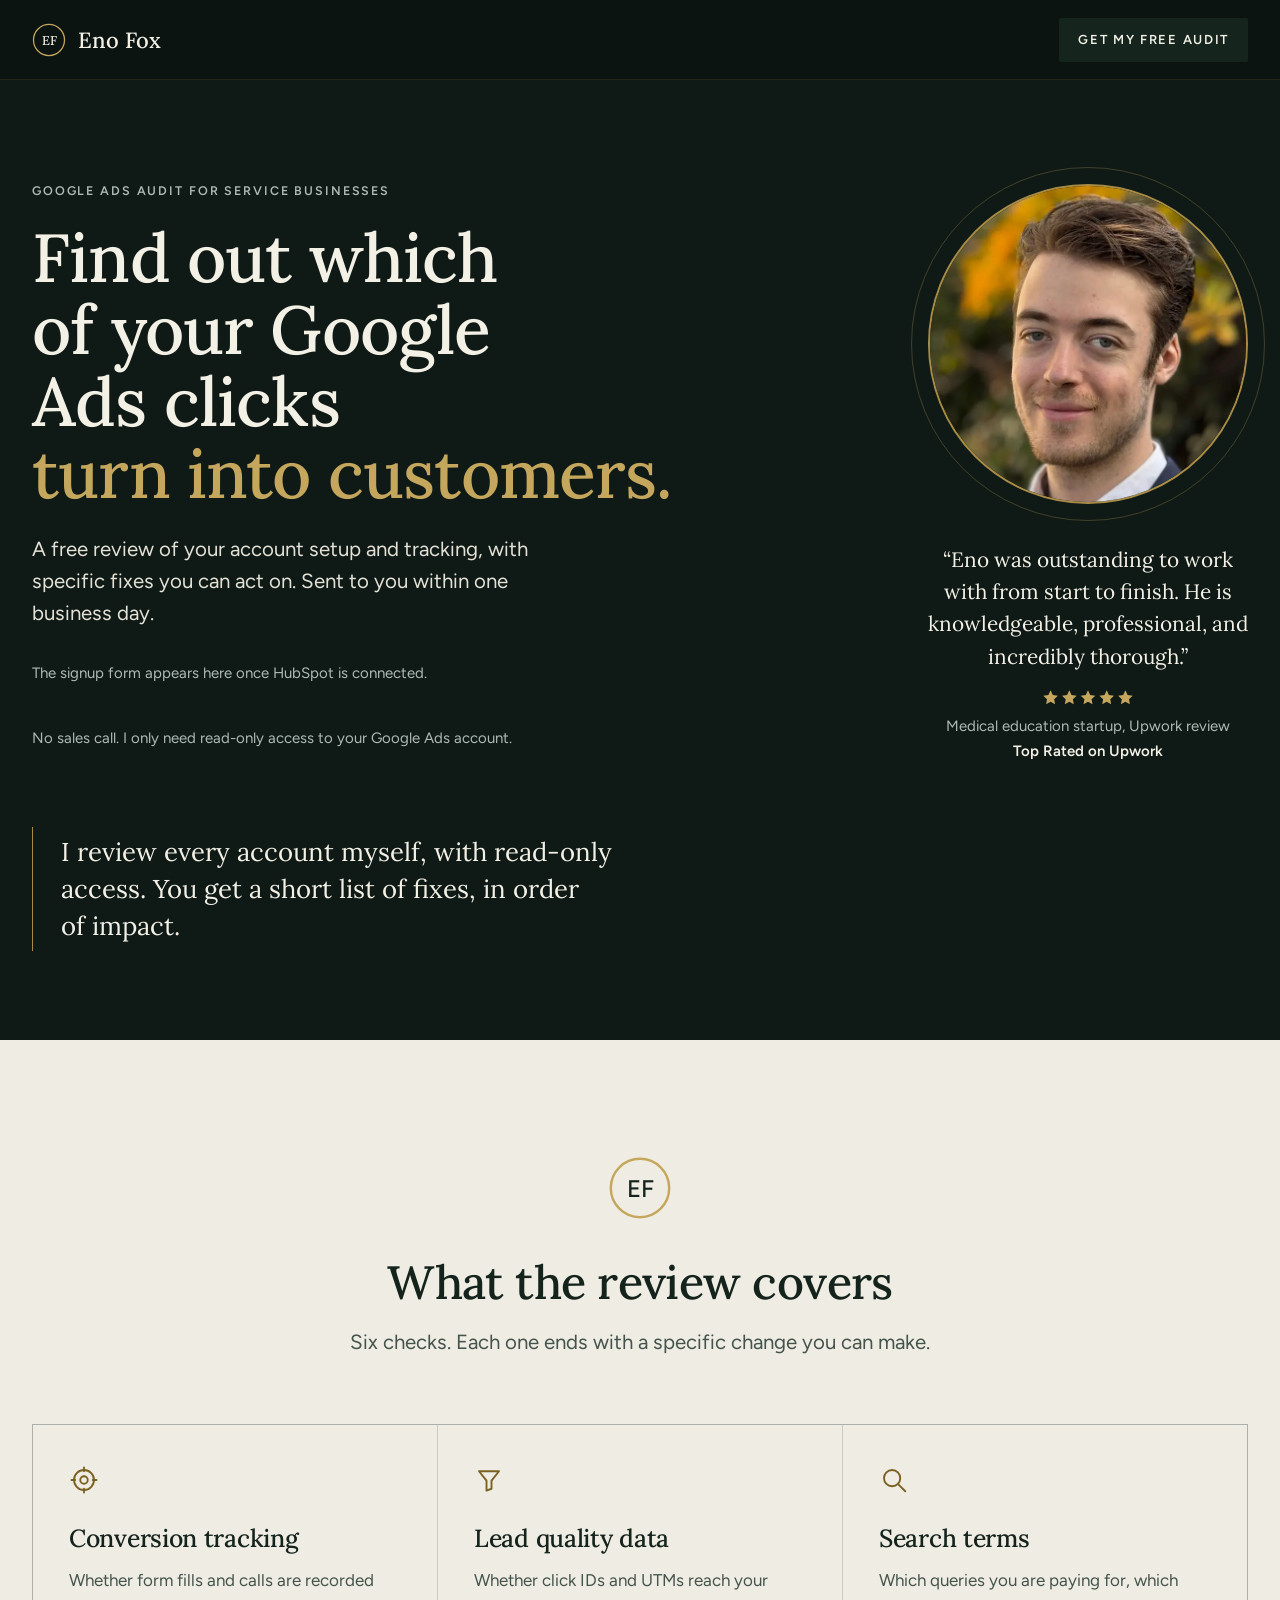
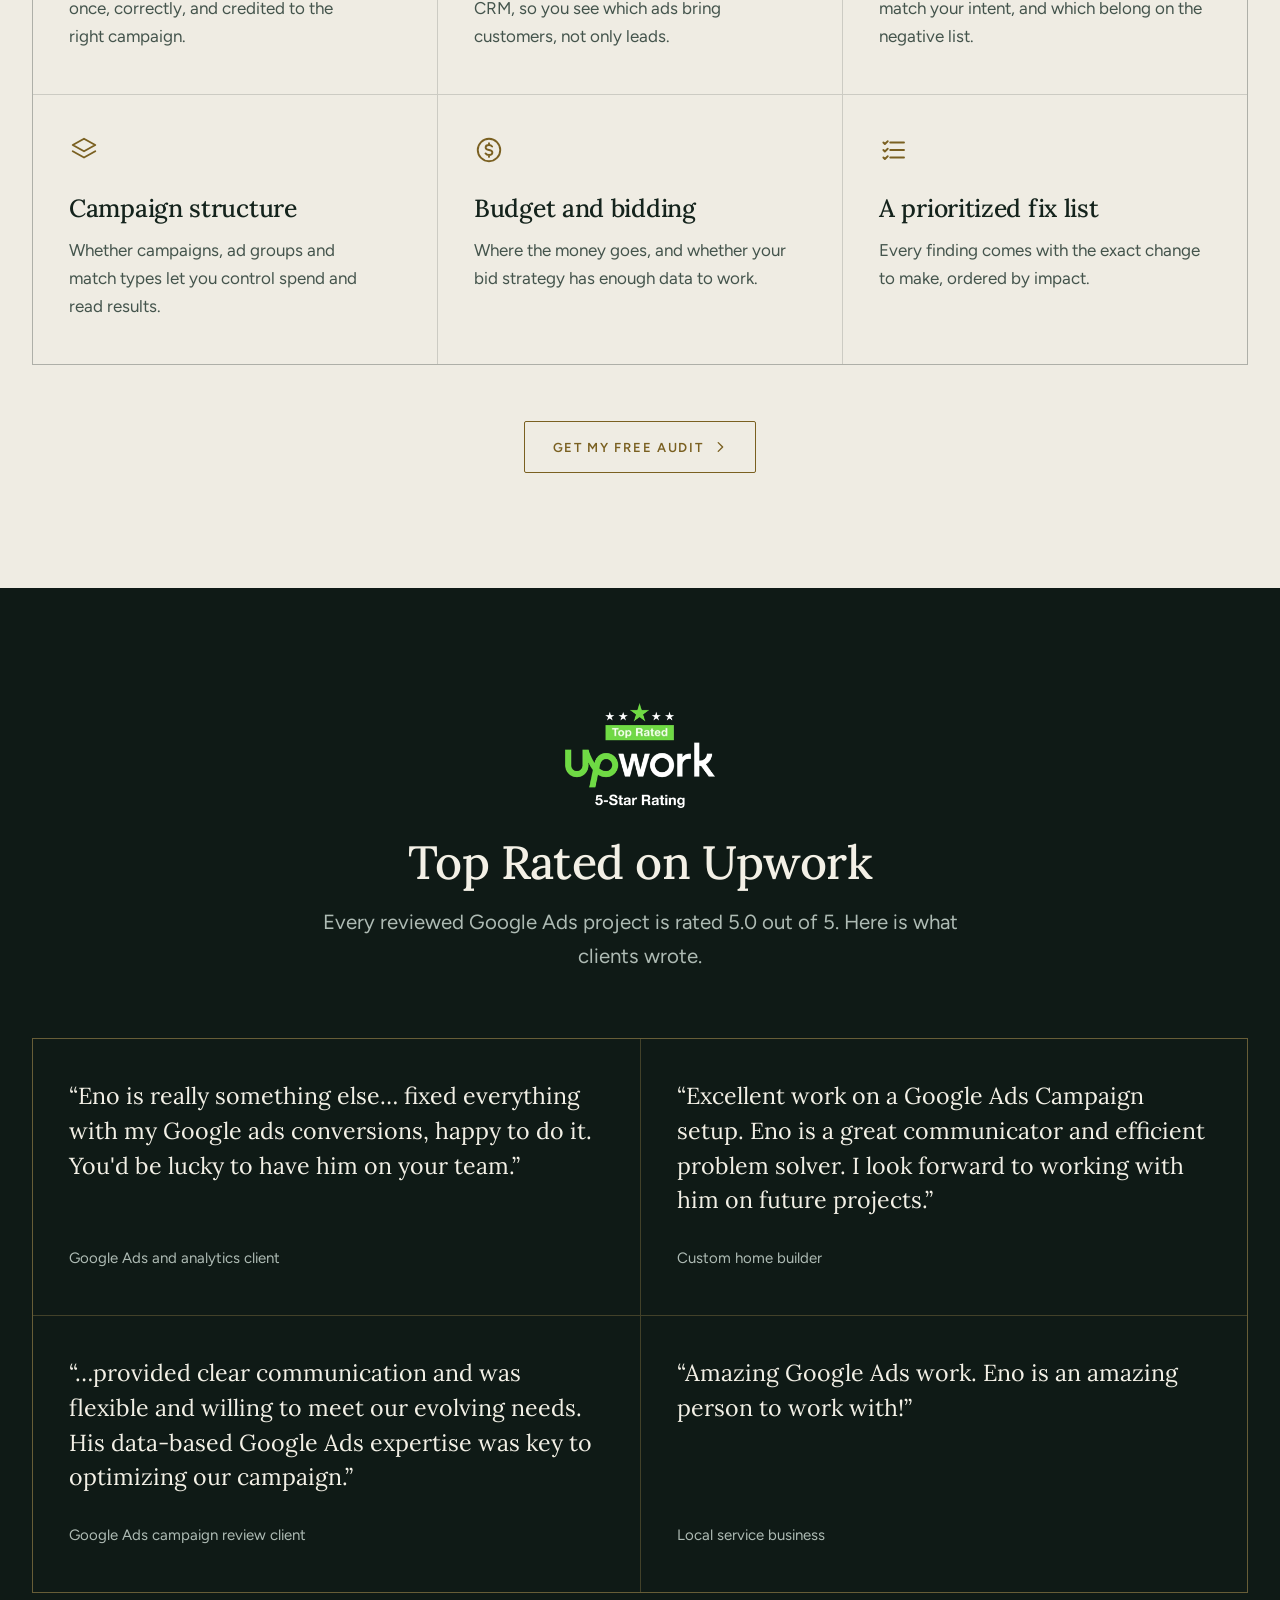
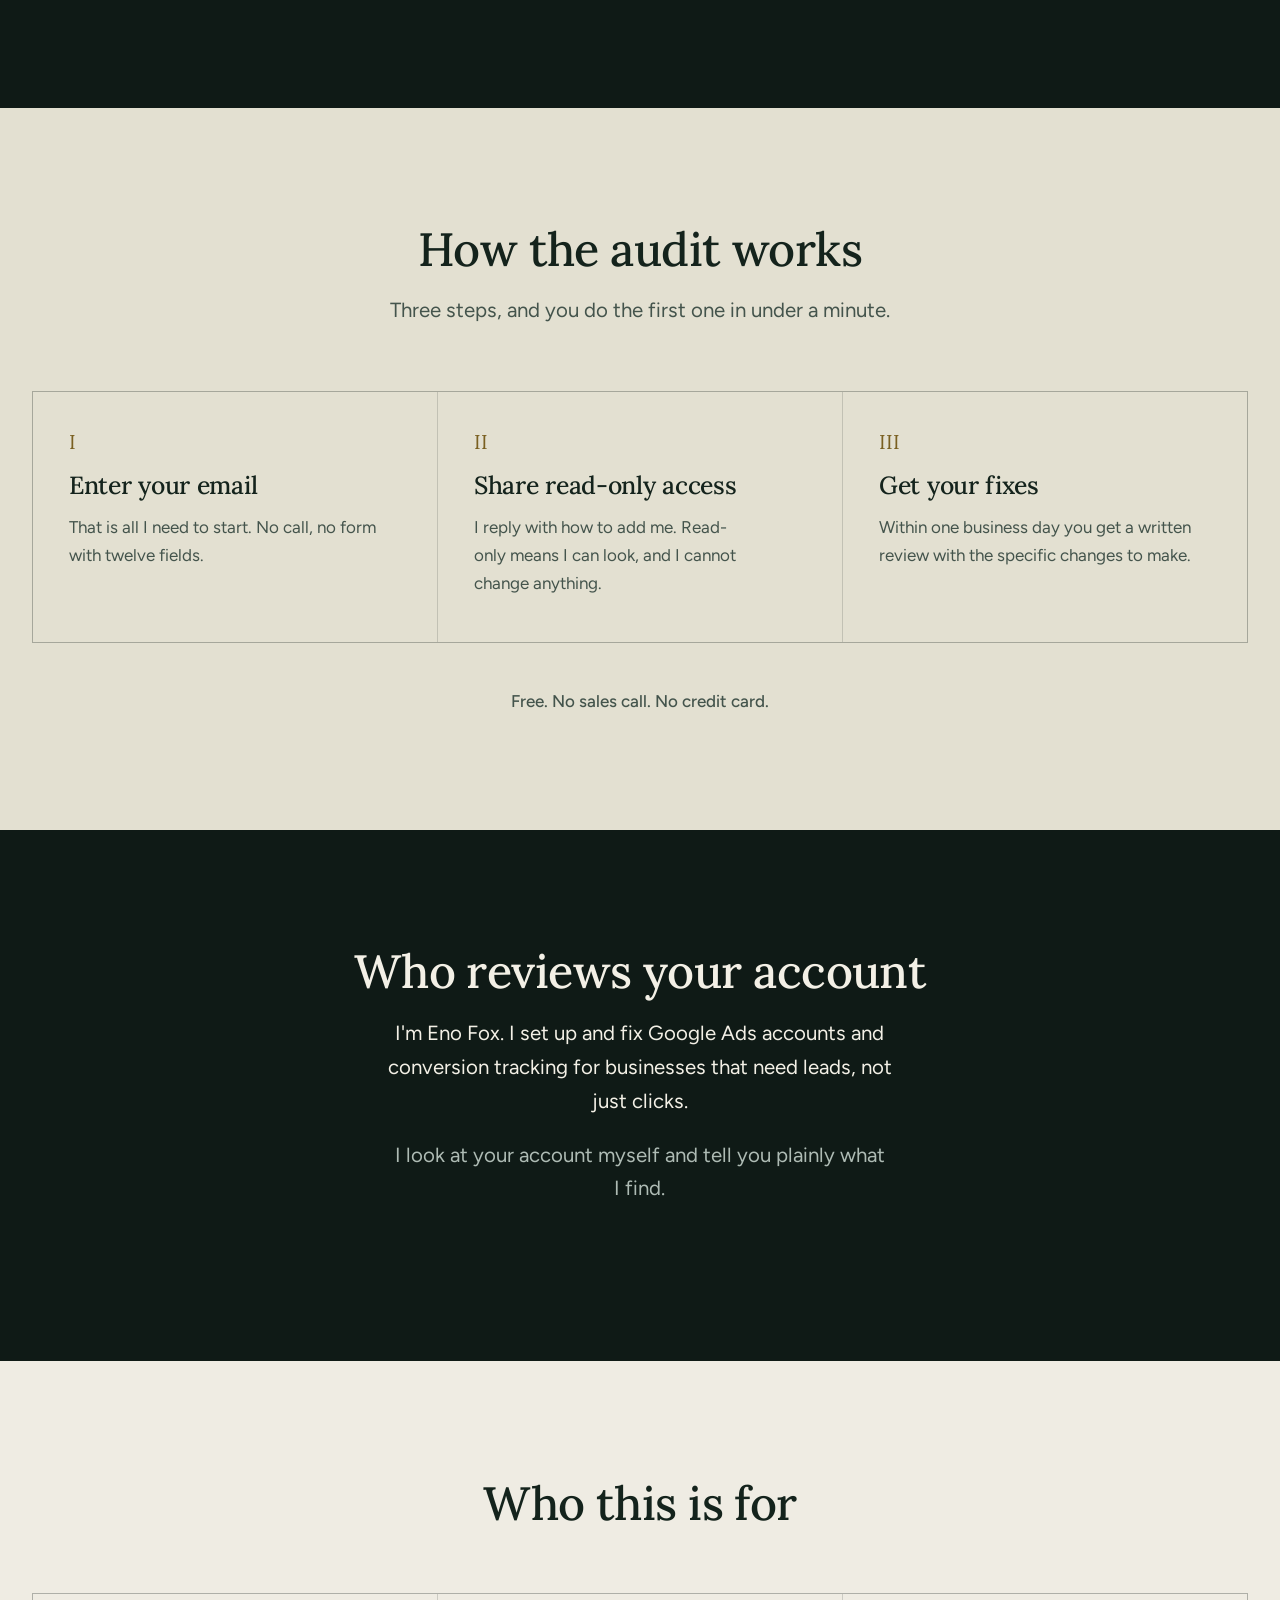
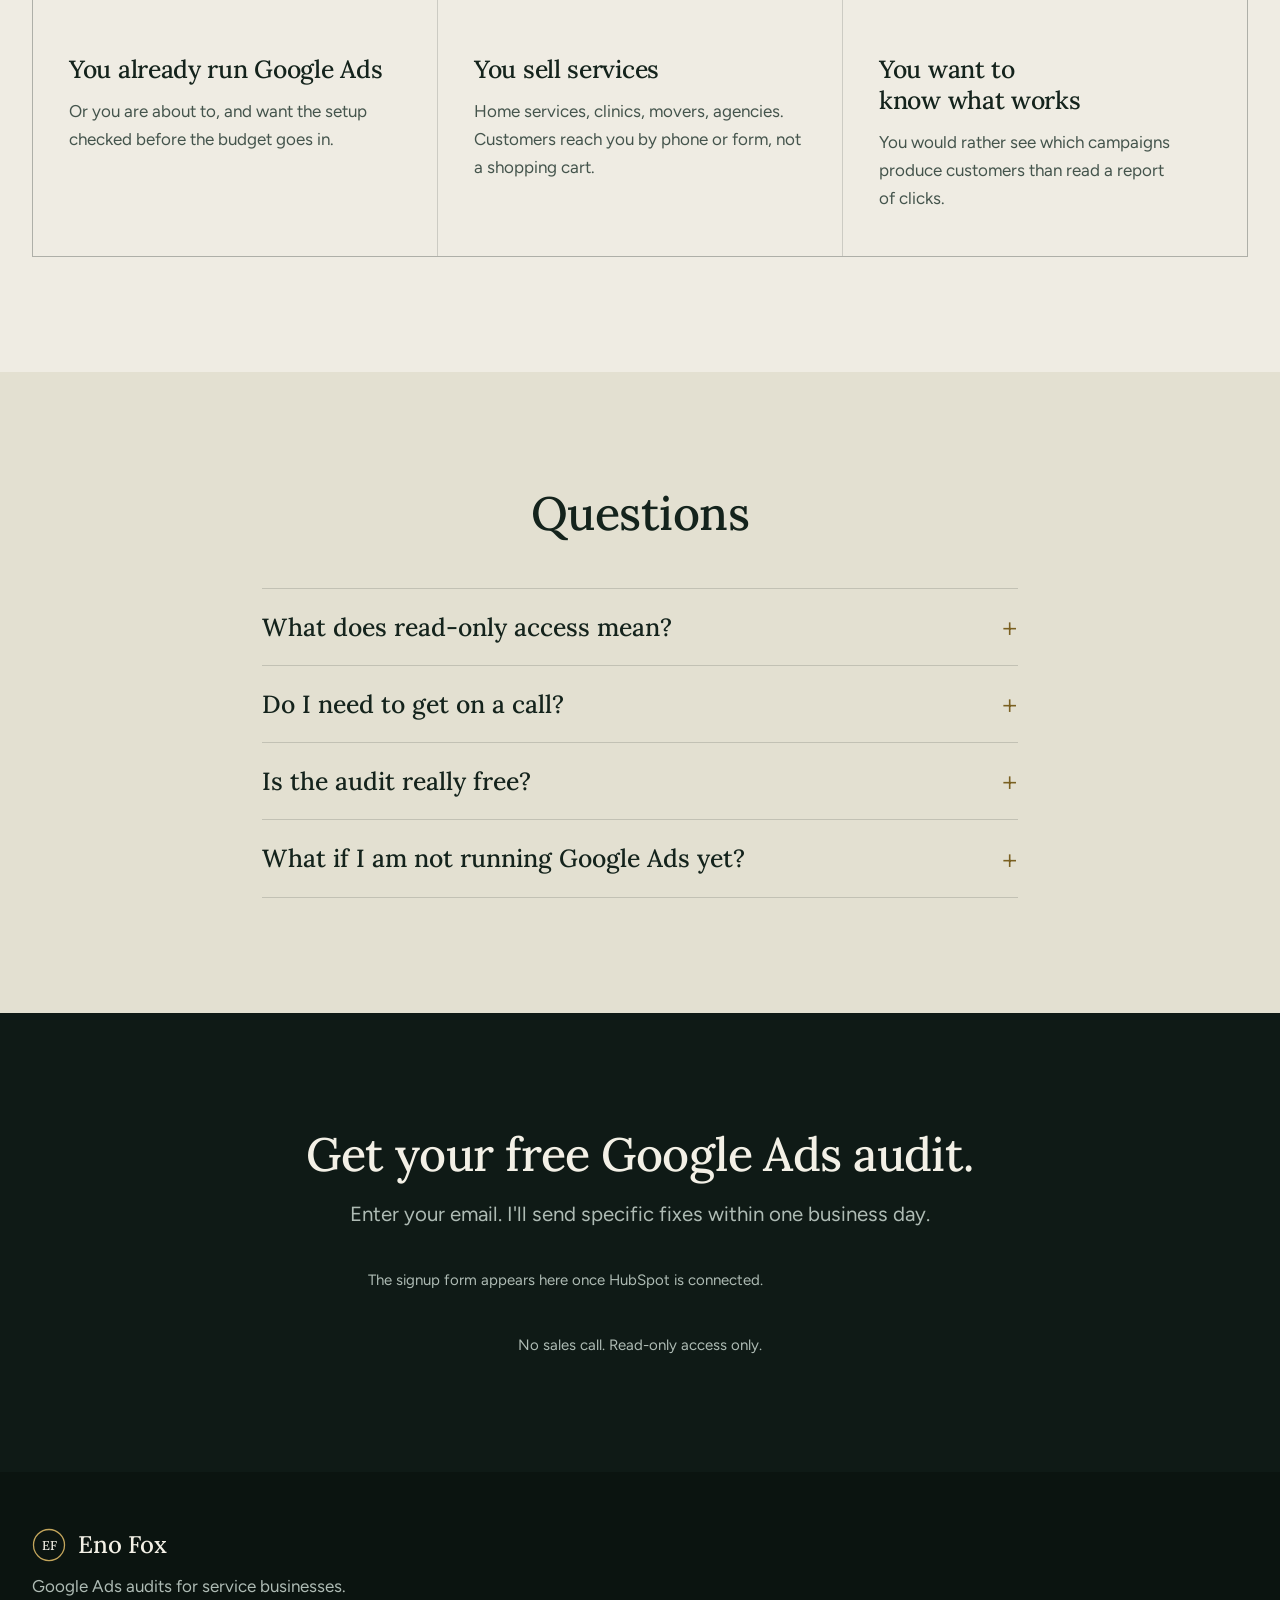
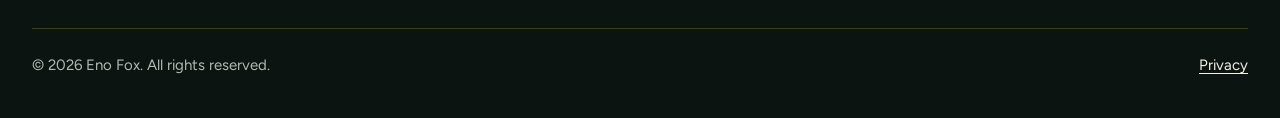
<file: index.html>
<!doctype html>
<html lang="en">
<head>
<meta charset="utf-8">
<meta name="viewport" content="width=device-width, initial-scale=1">
<title>Free Google Ads Audit for Service Businesses | Eno Fox</title>
<meta name="description" content="Find out which of your Google Ads clicks turn into customers. Get a free review of your account setup and tracking, with specific fixes, within one business day.">
<link rel="canonical" href="https://enofox.co/">
<meta name="robots" content="index, follow, max-image-preview:large">
<meta name="theme-color" content="#0b1410">

<meta property="og:type" content="website">
<meta property="og:site_name" content="Eno Fox">
<meta property="og:title" content="Free Google Ads Audit for Service Businesses | Eno Fox">
<meta property="og:description" content="Find out which of your Google Ads clicks turn into customers. A free review of your account setup and tracking, with specific fixes within one business day.">
<meta property="og:url" content="https://enofox.co/">
<meta property="og:image" content="https://enofox.co/assets/img/og-image.jpg">
<meta property="og:image:width" content="1200">
<meta property="og:image:height" content="630">
<meta property="og:image:alt" content="Find out which of your Google Ads clicks turn into customers. Free Google Ads audit by Eno Fox.">
<meta name="twitter:card" content="summary_large_image">
<meta name="twitter:title" content="Free Google Ads Audit for Service Businesses | Eno Fox">
<meta name="twitter:description" content="A free review of your Google Ads account setup and tracking, with specific fixes within one business day.">
<meta name="twitter:image" content="https://enofox.co/assets/img/og-image.jpg">

<link rel="icon" href="assets/img/favicon.svg" type="image/svg+xml">

<link rel="preload" href="assets/fonts/lora-latin-wght-normal.woff2" as="font" type="font/woff2" crossorigin>
<link rel="preload" href="assets/fonts/figtree-latin-wght-normal.woff2" as="font" type="font/woff2" crossorigin>
<link rel="preconnect" href="https://www.googletagmanager.com">
<link rel="stylesheet" href="assets/css/styles.css">

<!-- TODO: replace GTM-XXXXXXX with your container ID (here and in the noscript tag below) -->
<script>(function(w,d,s,l,i){w[l]=w[l]||[];w[l].push({'gtm.start':
new Date().getTime(),event:'gtm.js'});var f=d.getElementsByTagName(s)[0],
j=d.createElement(s),dl=l!='dataLayer'?'&l='+l:'';j.async=true;j.src=
'https://www.googletagmanager.com/gtm.js?id='+i+dl;f.parentNode.insertBefore(j,f);
})(window,document,'script','dataLayer','GTM-XXXXXXX');</script>

<script type="application/ld+json">
{
  "@context": "https://schema.org",
  "@graph": [
    {
      "@type": "WebSite",
      "@id": "https://enofox.co/#website",
      "url": "https://enofox.co/",
      "name": "Eno Fox",
      "inLanguage": "en"
    },
    {
      "@type": "WebPage",
      "@id": "https://enofox.co/#webpage",
      "url": "https://enofox.co/",
      "name": "Free Google Ads Audit for Service Businesses",
      "isPartOf": { "@id": "https://enofox.co/#website" },
      "about": { "@id": "https://enofox.co/#service" },
      "primaryImageOfPage": { "@type": "ImageObject", "url": "https://enofox.co/assets/img/portrait-1100.webp" }
    },
    {
      "@type": "Person",
      "@id": "https://enofox.co/#person",
      "name": "Eno Fox",
      "url": "https://enofox.co/",
      "image": "https://enofox.co/assets/img/portrait-1100.webp",
      "jobTitle": "Google Ads specialist"
    },
    {
      "@type": "ProfessionalService",
      "@id": "https://enofox.co/#business",
      "name": "Eno Fox",
      "url": "https://enofox.co/",
      "description": "Google Ads audits and conversion tracking for service businesses that want more customers.",
      "founder": { "@id": "https://enofox.co/#person" }
    },
    {
      "@type": "Service",
      "@id": "https://enofox.co/#service",
      "name": "Free Google Ads audit",
      "serviceType": "Google Ads account audit",
      "description": "A review of your Google Ads account setup and conversion tracking with specific fixes, delivered within one business day using read-only access.",
      "provider": { "@id": "https://enofox.co/#business" },
      "audience": { "@type": "BusinessAudience", "audienceType": "Service businesses" },
      "offers": { "@type": "Offer", "price": "0", "priceCurrency": "USD", "url": "https://enofox.co/#audit" }
    }
  ]
}
</script>
</head>
<body>
<!-- Google Tag Manager (noscript) -->
<noscript><iframe src="https://www.googletagmanager.com/ns.html?id=GTM-XXXXXXX"
height="0" width="0" style="display:none;visibility:hidden"></iframe></noscript>
<!-- End Google Tag Manager (noscript) -->

<svg width="0" height="0" style="position:absolute" aria-hidden="true" focusable="false">
  <symbol id="mark" viewBox="0 0 40 40">
    <circle cx="20" cy="20" r="18.25" fill="none" stroke="#c4a65c" stroke-width="1.5"/>
    <text x="20" y="25.4" text-anchor="middle" font-size="15" font-weight="500" fill="currentColor">EF</text>
  </symbol>
  <symbol id="star" viewBox="0 0 20 20"><path d="M10 1.5l2.6 5.5 6 .8-4.4 4.2 1.1 6-5.3-2.9-5.3 2.9 1.1-6L1.4 7.8l6-.8z" fill="currentColor"/></symbol>
  <symbol id="arrow" viewBox="0 0 16 16"><path d="M6 3l5 5-5 5" fill="none" stroke="currentColor" stroke-width="1.6" stroke-linecap="round" stroke-linejoin="round"/></symbol>
</svg>

<a class="skip" href="#main">Skip to content</a>
<div id="top-sentinel" aria-hidden="true" style="position:absolute;top:0;height:1px;width:1px"></div>

<header class="site-header" id="site-header">
  <div class="container">
    <a class="brand" href="#top" aria-label="Eno Fox, back to top">
      <svg class="brand-mark" aria-hidden="true"><use href="#mark"/></svg>
      <span>Eno Fox</span>
    </a>
    <a class="btn btn--ghost" href="#audit">Get my free audit</a>
  </div>
</header>

<main id="main">

  <!-- 1. Hero -->
  <section class="hero" id="top" aria-labelledby="hero-title">
    <div class="container hero__inner">
      <div class="hero__copy">
        <div class="hero__intro">
          <div class="hero__media">
            <img class="hero__img" src="assets/img/portrait-1100.webp" srcset="assets/img/portrait-640.webp 640w, assets/img/portrait-1100.webp 1100w" sizes="(min-width: 1100px) 460px, 112px" width="1100" height="1467" alt="Eno Fox, Google Ads specialist" fetchpriority="high" decoding="async">
          </div>
          <p class="eyebrow">Google Ads audit for service businesses</p>
        </div>
        <h1 id="hero-title">Find out which of your Google Ads clicks <span class="gold">turn into customers.</span></h1>
        <p class="hero__sub">A free review of your account setup and tracking, with specific fixes you can act on. Sent to you within one business day.</p>
        <div class="hero__form" id="audit" role="group" aria-label="Request your free Google Ads audit">
          <div class="hsform" id="hs-form" data-hs-form></div>
          <p class="fine">No sales call. I only need read-only access to your Google Ads account.</p>
        </div>
      </div>
      <blockquote class="principle">
        <p>I review every account myself, with read-only access. You get a short list of fixes, in order of impact.</p>
      </blockquote>
      <figure class="hero__proof">
        <blockquote><p>&ldquo;Eno was outstanding to work with from start to finish. He is knowledgeable, professional, and incredibly thorough.&rdquo;</p></blockquote>
        <figcaption><svg class="stars" viewBox="0 0 108 20" role="img" aria-label="Rated 5 out of 5"><use href="#star" x="0" width="20" height="20"/><use href="#star" x="22" width="20" height="20"/><use href="#star" x="44" width="20" height="20"/><use href="#star" x="66" width="20" height="20"/><use href="#star" x="88" width="20" height="20"/></svg><span>Medical education startup, Upwork review<strong>Top Rated on Upwork</strong></span></figcaption>
      </figure>
    </div>
  </section>

  <!-- 2. What the review covers -->
  <section class="section section--cream on-light" aria-labelledby="covers-title">
    <div class="container">
      <div class="section-head">
        <svg class="mark" aria-hidden="true" style="color:var(--text-dark)"><use href="#mark"/></svg>
        <h2 id="covers-title">What the review covers</h2>
        <p>Six checks. Each one ends with a specific change you can make.</p>
      </div>
      <ul class="cells cells--3">
        <li class="cell">
          <svg viewBox="0 0 24 24" aria-hidden="true"><circle cx="12" cy="12" r="8"/><circle cx="12" cy="12" r="3"/><path d="M12 2v3M12 19v3M2 12h3M19 12h3"/></svg>
          <h3>Conversion tracking</h3>
          <p>Whether form fills and calls are recorded once, correctly, and credited to the right campaign.</p>
        </li>
        <li class="cell">
          <svg viewBox="0 0 24 24" aria-hidden="true"><path d="M4 5h16l-6 7.5V19l-4 1.5v-8z"/></svg>
          <h3>Lead quality data</h3>
          <p>Whether click IDs and UTMs reach your CRM, so you see which ads bring customers, not only leads.</p>
        </li>
        <li class="cell">
          <svg viewBox="0 0 24 24" aria-hidden="true"><circle cx="10.5" cy="10.5" r="6.5"/><path d="M15.5 15.5L21 21"/></svg>
          <h3>Search terms</h3>
          <p>Which queries you are paying for, which match your intent, and which belong on the negative list.</p>
        </li>
        <li class="cell">
          <svg viewBox="0 0 24 24" aria-hidden="true"><path d="M12 3l9 5-9 5-9-5z"/><path d="M3 13l9 5 9-5"/></svg>
          <h3>Campaign structure</h3>
          <p>Whether campaigns, ad groups and match types let you control spend and read results.</p>
        </li>
        <li class="cell">
          <svg viewBox="0 0 24 24" aria-hidden="true"><circle cx="12" cy="12" r="9"/><path d="M14.5 9.2c-.6-.8-1.5-1.2-2.6-1.2-1.5 0-2.6.8-2.6 2s1 1.7 2.7 2c1.7.3 2.7.8 2.7 2s-1.1 2-2.7 2c-1.2 0-2.2-.5-2.8-1.3M12 6.5V8M12 16v1.5"/></svg>
          <h3>Budget and bidding</h3>
          <p>Where the money goes, and whether your bid strategy has enough data to work.</p>
        </li>
        <li class="cell">
          <svg viewBox="0 0 24 24" aria-hidden="true"><path d="M9 6h11M9 12h11M9 18h11"/><path d="M3.5 6l1.2 1.2L7 5M3.5 12l1.2 1.2L7 11M3.5 18l1.2 1.2L7 17"/></svg>
          <h3>A prioritized fix list</h3>
          <p>Every finding comes with the exact change to make, ordered by impact.</p>
        </li>
      </ul>
      <div class="cta-row"><a class="btn btn--outline" href="#audit">Get my free audit <svg aria-hidden="true"><use href="#arrow"/></svg></a></div>
    </div>
  </section>

  <!-- 2b. Client reviews: verbatim from public Upwork reviews, trimmed only where an ellipsis shows -->
  <section class="section section--dark" aria-labelledby="proof-title">
    <div class="container">
      <div class="section-head">
        <img class="badge" src="assets/img/upwork-top-rated.webp" width="278" height="194" alt="Upwork Top Rated badge with a 5-star rating" loading="lazy" decoding="async">
        <h2 id="proof-title">Top Rated on Upwork</h2>
        <p>Every reviewed Google Ads project is rated 5.0 out of 5. Here is what clients wrote.</p>
      </div>
      <ul class="cells cells--2">
        <li class="cell quote">
          <blockquote><p>&ldquo;Eno is really something else&hellip; fixed everything with my Google ads conversions, happy to do it. You'd be lucky to have him on your team.&rdquo;</p></blockquote>
          <p class="quote__by">Google Ads and analytics client</p>
        </li>
        <li class="cell quote">
          <blockquote><p>&ldquo;Excellent work on a Google Ads Campaign setup. Eno is a great communicator and efficient problem solver. I look forward to working with him on future projects.&rdquo;</p></blockquote>
          <p class="quote__by">Custom home builder</p>
        </li>
        <li class="cell quote">
          <blockquote><p>&ldquo;&hellip;provided clear communication and was flexible and willing to meet our evolving needs. His data-based Google Ads expertise was key to optimizing our campaign.&rdquo;</p></blockquote>
          <p class="quote__by">Google Ads campaign review client</p>
        </li>
        <li class="cell quote">
          <blockquote><p>&ldquo;Amazing Google Ads work. Eno is an amazing person to work with!&rdquo;</p></blockquote>
          <p class="quote__by">Local service business</p>
        </li>
      </ul>
    </div>
  </section>

  <!-- 3. How it works -->
  <section class="section section--sand on-light" aria-labelledby="how-title">
    <div class="container">
      <div class="section-head">
        <h2 id="how-title">How the audit works</h2>
        <p>Three steps, and you do the first one in under a minute.</p>
      </div>
      <ol class="cells cells--3 steps" style="list-style:none;padding:0">
        <li class="cell step">
          <h3>Enter your email</h3>
          <p>That is all I need to start. No call, no form with twelve fields.</p>
        </li>
        <li class="cell step">
          <h3>Share read-only access</h3>
          <p>I reply with how to add me. Read-only means I can look, and I cannot change anything.</p>
        </li>
        <li class="cell step">
          <h3>Get your fixes</h3>
          <p>Within one business day you get a written review with the specific changes to make.</p>
        </li>
      </ol>
      <p class="assurance">Free. No sales call. No credit card.</p>
    </div>
  </section>

  <!-- 4. About + video -->
  <section class="section section--dark" aria-labelledby="about-title">
    <div class="container about">
      <div class="about__text">
        <h2 id="about-title">Who reviews your account</h2>
        <!-- TODO: add one or two verifiable proof points (years, accounts managed, a named result you have permission to publish) -->
        <p>I'm Eno Fox. I set up and fix Google Ads accounts and conversion tracking for businesses that need leads, not just clicks.</p>
        <p>I look at your account myself and tell you plainly what I find.</p>
      </div>
      <div class="about__media">
        <!-- Revealed by main.js once CONFIG.videoId is set -->
        <button class="video" id="video" type="button" data-video-title="Eno Fox introduces his Google Ads audit" hidden aria-label="Play video: Eno Fox introduces his Google Ads audit">
          <img src="assets/img/video-960.webp" srcset="assets/img/video-640.webp 640w, assets/img/video-960.webp 960w" sizes="(min-width: 960px) 560px, 92vw" width="960" height="540" alt="" loading="lazy" decoding="async">
          <span class="video__play" aria-hidden="true"><svg viewBox="0 0 24 24"><path d="M6 4l14 8-14 8z"/></svg></span>
        </button>
      </div>
    </div>
  </section>

  <!-- 5. Who it is for -->
  <section class="section section--cream on-light" aria-labelledby="for-title">
    <div class="container">
      <div class="section-head">
        <h2 id="for-title">Who this is for</h2>
      </div>
      <ul class="cells cells--3">
        <li class="cell">
          <h3>You already run Google Ads</h3>
          <p>Or you are about to, and want the setup checked before the budget goes in.</p>
        </li>
        <li class="cell">
          <h3>You sell services</h3>
          <p>Home services, clinics, movers, agencies. Customers reach you by phone or form, not a shopping cart.</p>
        </li>
        <li class="cell">
          <h3>You want to know what works</h3>
          <p>You would rather see which campaigns produce customers than read a report of clicks.</p>
        </li>
      </ul>
    </div>
  </section>

  <!-- 6. FAQ (handles the access, cost and fit objections) -->
  <section class="section section--sand on-light" aria-labelledby="faq-title">
    <div class="container faq">
      <h2 id="faq-title">Questions</h2>
      <div class="faq__list">
        <details>
          <summary>What does read-only access mean?</summary>
          <p>You add me to your Google Ads account with the read-only role. I can view settings, search terms and reports. I cannot change a campaign, a budget or a bid.</p>
        </details>
        <details>
          <summary>Do I need to get on a call?</summary>
          <p>No. Everything happens by email. You get the written review, and a call only happens if you ask for one.</p>
        </details>
        <details>
          <summary>Is the audit really free?</summary>
          <p>Yes. You get the review and the fix list whether or not you ever hire me. <!-- TODO: confirm this is how you want to position it --></p>
        </details>
        <details>
          <summary>What if I am not running Google Ads yet?</summary>
          <p>Tell me when you reply. I can review your planned setup and tracking before you spend, which is cheaper than fixing it afterwards.</p>
        </details>
      </div>
    </div>
  </section>

  <!-- 7. Closing CTA -->
  <section class="section section--dark closing" aria-labelledby="close-title">
    <div class="container">
      <div class="section-head">
        <h2 id="close-title">Get your free Google Ads audit.</h2>
        <p>Enter your email. I'll send specific fixes within one business day.</p>
      </div>
      <div class="hero__form">
        <div class="hsform" id="hs-form-2" data-hs-form></div>
        <p class="fine">No sales call. Read-only access only.</p>
      </div>
    </div>
  </section>

</main>

<footer class="site-footer">
  <div class="container">
    <div class="footer__top">
      <a class="brand" href="#top"><svg class="brand-mark" aria-hidden="true"><use href="#mark"/></svg><span>Eno Fox</span></a>
      <p>Google Ads audits for service businesses.</p>
    </div>
    <div class="footer__bottom">
      <span>&copy; <span id="yr">2026</span> Eno Fox. All rights reserved.</span>
      <a href="privacy.html">Privacy</a>
    </div>
  </div>
</footer>

<script type="module" src="assets/js/main.js"></script>
</body>
</html>
</file>
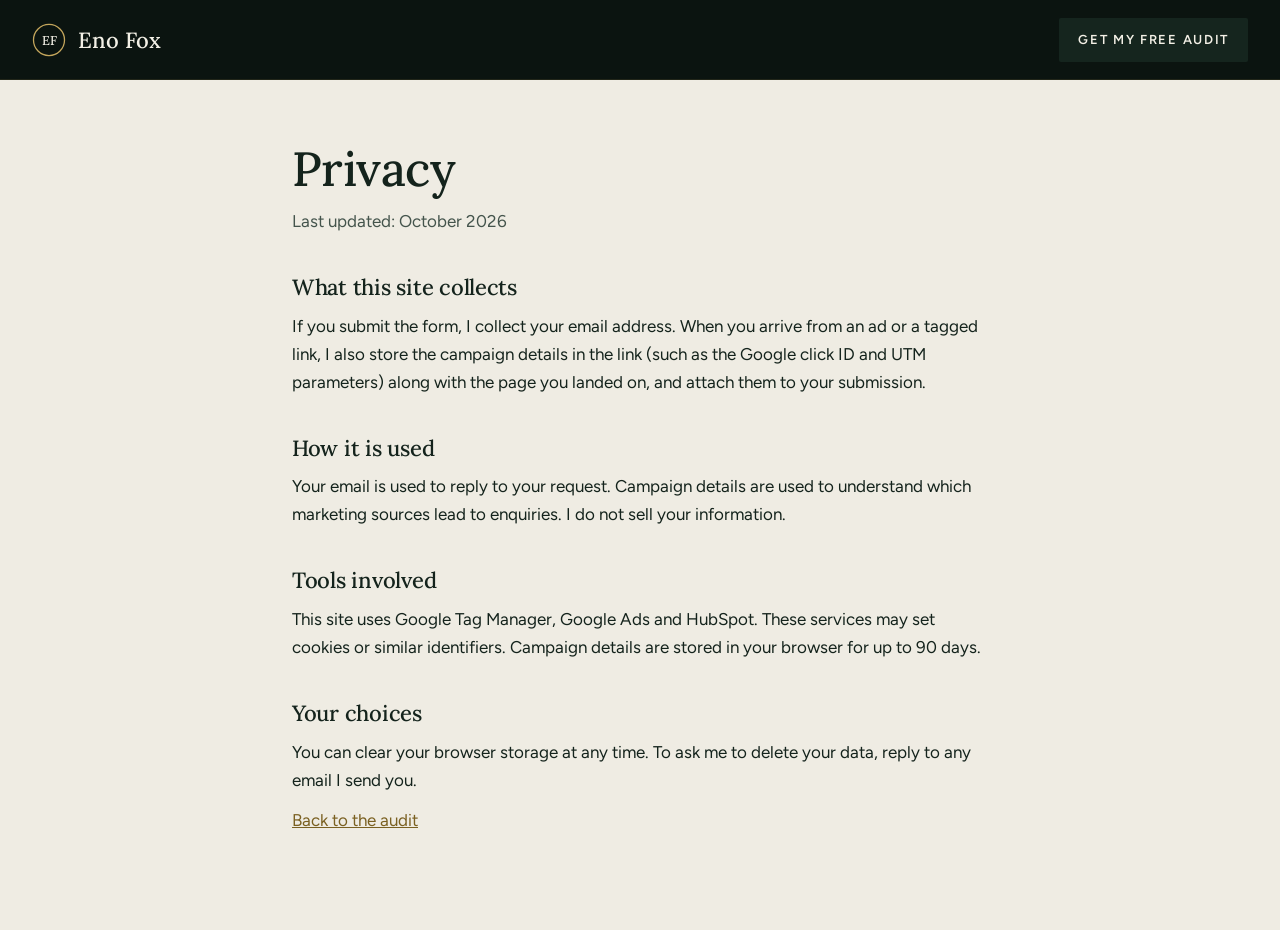
<file: privacy.html>
<!doctype html>
<html lang="en">
<head>
<meta charset="utf-8">
<meta name="viewport" content="width=device-width, initial-scale=1">
<title>Privacy | Eno Fox</title>
<meta name="description" content="How enofox.co collects and uses your information.">
<link rel="canonical" href="https://enofox.co/privacy.html">
<meta name="theme-color" content="#0b1410">
<link rel="icon" href="assets/img/favicon.svg" type="image/svg+xml">
<link rel="preload" href="assets/fonts/lora-latin-wght-normal.woff2" as="font" type="font/woff2" crossorigin>
<link rel="stylesheet" href="assets/css/styles.css">
</head>
<body>
<svg width="0" height="0" style="position:absolute" aria-hidden="true" focusable="false">
  <symbol id="mark" viewBox="0 0 40 40">
    <circle cx="20" cy="20" r="18.25" fill="none" stroke="#c4a65c" stroke-width="1.5"/>
    <text x="20" y="25.4" text-anchor="middle" font-size="15" font-weight="500" fill="currentColor">EF</text>
  </symbol>
</svg>
<header class="site-header">
  <div class="container">
    <a class="brand" href="./" aria-label="Eno Fox, home"><svg class="brand-mark" aria-hidden="true"><use href="#mark"/></svg><span>Eno Fox</span></a>
    <a class="btn btn--ghost" href="./#audit">Get my free audit</a>
  </div>
</header>
<main class="doc on-light">
  <div class="container">
    <h1>Privacy</h1>
    <p class="muted">Last updated: October 2026</p>

    <h2>What this site collects</h2>
    <p>If you submit the form, I collect your email address. When you arrive from an ad or a tagged link, I also store the campaign details in the link (such as the Google click ID and UTM parameters) along with the page you landed on, and attach them to your submission.</p>

    <h2>How it is used</h2>
    <p>Your email is used to reply to your request. Campaign details are used to understand which marketing sources lead to enquiries. I do not sell your information.</p>

    <h2>Tools involved</h2>
    <p>This site uses Google Tag Manager, Google Ads and HubSpot. These services may set cookies or similar identifiers. Campaign details are stored in your browser for up to 90 days.</p>

    <h2>Your choices</h2>
    <p>You can clear your browser storage at any time. To ask me to delete your data, reply to any email I send you.</p>
    <p><a href="./">Back to the audit</a></p>
  </div>
</main>
</body>
</html>
</file>
<file: assets/css/styles.css>
/* ==========================================================================
   Eno Fox | Free Google Ads audit
   Design tokens, base, layout shell, components. Mobile first.
   ========================================================================== */

@font-face {
  font-family: "Lora";
  src: url("../fonts/lora-latin-wght-normal.woff2") format("woff2");
  font-weight: 400 700;
  font-style: normal;
  font-display: swap;
}
@font-face {
  font-family: "Figtree";
  src: url("../fonts/figtree-latin-wght-normal.woff2") format("woff2");
  font-weight: 300 900;
  font-style: normal;
  font-display: swap;
}

:root {
  /* Color */
  --ink-950: #0b1410;
  --ink-900: #0f1a16;
  --ink-800: #15251e;
  --ink-700: #1f342b;
  --cream: #efece3;
  --sand: #e3e0d1;
  --text-dark: #14231c;
  --text-dark-muted: #44544c;
  --text-light: #f3f0e6;
  --text-light-muted: #aebbb4;
  --gold: #a98b45;
  --gold-hover: #bb9c52;
  --gold-text: #c4a65c;      /* gold as text on dark (AA) */
  --gold-ink: #7a6021;       /* gold as text on cream/sand (AA) */
  --rule-light: rgba(20, 35, 28, 0.16);
  --rule-dark: rgba(196, 166, 92, 0.28);

  /* Type */
  --font-serif: "Lora", Georgia, "Times New Roman", serif;
  --font-sans: "Figtree", system-ui, -apple-system, "Segoe UI", Roboto, sans-serif;
  --fs-body: 1.0625rem;
  --fs-lead: clamp(1.0625rem, 1rem + 0.35vw, 1.3125rem);
  --fs-h1: clamp(2.4rem, 1.55rem + 3.4vw, 4.25rem);
  --fs-h2: clamp(1.9rem, 1.4rem + 1.9vw, 3.25rem);
  --fs-h3: clamp(1.25rem, 1.15rem + 0.5vw, 1.625rem);
  --fs-ui: 0.8125rem;

  /* Layout */
  --container: 1240px;
  --gutter: 20px;
  --section-y: clamp(72px, 9vw, 128px);
  --header-h: 68px;
  --radius: 2px;
  --portrait: clamp(300px, 25vw, 460px);
}

@media (min-width: 768px) {
  :root { --gutter: 32px; --header-h: 80px; }
}

*, *::before, *::after { box-sizing: border-box; }
[hidden] { display: none !important; }
html { -webkit-text-size-adjust: 100%; scroll-padding-top: calc(var(--header-h) + 16px); }
@media (prefers-reduced-motion: no-preference) { html { scroll-behavior: smooth; } }

body {
  margin: 0;
  background: var(--ink-950);
  color: var(--text-light);
  font: 400 var(--fs-body) / 1.65 var(--font-sans);
  -webkit-font-smoothing: antialiased;
  text-rendering: optimizeLegibility;
}
img { max-width: 100%; height: auto; display: block; }
h1, h2, h3, p, blockquote, figure, ul { margin: 0; }
ul { padding: 0; list-style: none; }
a { color: inherit; }

.container { width: 100%; max-width: calc(var(--container) + var(--gutter) * 2); margin-inline: auto; padding-inline: var(--gutter); }

.sr-only {
  position: absolute !important; width: 1px; height: 1px; margin: -1px; padding: 0;
  overflow: hidden; clip: rect(0 0 0 0); white-space: nowrap; border: 0;
}
.skip {
  position: absolute; left: 12px; top: -60px; z-index: 100; padding: 10px 16px;
  background: var(--gold); color: var(--ink-950); font-weight: 600; border-radius: var(--radius);
}
.skip:focus { top: 12px; }

:focus-visible { outline: 3px solid var(--gold-text); outline-offset: 3px; }
.on-light :focus-visible { outline-color: var(--gold-ink); }

/* Headings: serif carries the personality */
h1, h2, h3 { font-family: var(--font-serif); font-weight: 500; letter-spacing: -0.012em; text-wrap: balance; }
h1 { font-size: var(--fs-h1); line-height: 1.06; }
h2 { font-size: var(--fs-h2); line-height: 1.12; }
h3 { font-size: var(--fs-h3); line-height: 1.25; }
p { text-wrap: pretty; }

/* ---------- Buttons ---------- */
.btn {
  display: inline-flex; align-items: center; justify-content: center; gap: 10px;
  min-height: 52px; padding: 0 28px;
  font: 600 var(--fs-ui) / 1 var(--font-sans); letter-spacing: 0.13em; text-transform: uppercase;
  text-decoration: none; cursor: pointer; border: 1px solid transparent; border-radius: var(--radius);
  transition: background-color .2s ease, color .2s ease, border-color .2s ease;
}
.btn svg { width: 14px; height: 14px; flex: none; transition: transform .2s ease; }
.btn:hover svg { transform: translateX(3px); }
.btn--gold { background: var(--gold); color: var(--ink-950); }
.btn--gold:hover { background: var(--gold-hover); }
.btn--outline { color: var(--gold-ink); border-color: var(--gold-ink); background: transparent; }
.btn--outline:hover { background: var(--gold-ink); color: var(--cream); }
.btn--ghost { color: var(--text-light); background: var(--ink-800); border-color: transparent; min-height: 44px; padding: 0 18px; }
.btn--ghost:hover { background: var(--ink-700); }

/* ---------- Header ---------- */
.site-header {
  position: sticky; top: 0; z-index: 50; height: var(--header-h);
  background: var(--ink-950); border-bottom: 1px solid rgba(196, 166, 92, 0.12);
  transition: background-color .25s ease, border-color .25s ease;
}
.site-header.is-scrolled {
  background: rgba(11, 20, 16, 0.8);
  -webkit-backdrop-filter: saturate(140%) blur(14px); backdrop-filter: saturate(140%) blur(14px);
  border-bottom-color: var(--rule-dark);
}
.site-header .container { height: 100%; display: flex; align-items: center; justify-content: space-between; gap: 16px; }
.brand { display: inline-flex; align-items: center; gap: 12px; text-decoration: none; font: 500 1.375rem / 1 var(--font-serif); color: var(--text-light); }
.brand svg { width: 34px; height: 34px; flex: none; }
.brand-mark text { font-family: var(--font-serif); }
@media (max-width: 420px) { .site-header .btn { padding: 0 14px; letter-spacing: 0.1em; } .brand { font-size: 1.2rem; } }

/* ---------- Hero ---------- */
.hero { position: relative; background: var(--ink-900); overflow: hidden; isolation: isolate; }
.hero__intro { display: flex; align-items: center; gap: 18px; margin-bottom: 28px; }
.hero__intro .eyebrow { margin: 0; }
.hero__media { flex: none; width: 92px; height: 92px; border-radius: 50%; overflow: hidden; border: 2px solid var(--gold); background: var(--ink-800); }
@media (min-width: 640px) { .hero__media { width: 120px; height: 120px; } }
.hero__img { width: 100%; height: 100%; object-fit: cover; object-position: 50% 24%; }
.hero__inner { position: relative; padding-block: 32px clamp(48px, 7vw, 96px); display: grid; gap: clamp(40px, 6vw, 80px); }
.eyebrow { font: 600 0.78rem / 1.4 var(--font-sans); letter-spacing: 0.15em; text-transform: uppercase; color: var(--text-light-muted); margin-bottom: 22px; }
.hero h1 { color: var(--text-light); max-width: 20ch; }
.hero h1 .gold { display: block; color: var(--gold-text); }
.hero__sub { margin-top: 24px; max-width: 34rem; font-size: var(--fs-lead); line-height: 1.55; color: #e4e1d6; }
.hero__form { margin-top: 32px; max-width: 34rem; }
.fine { margin-top: 14px; font-size: 0.9375rem; color: var(--text-light-muted); line-height: 1.5; }

.hero__proof { max-width: 40rem; padding-top: 28px; border-top: 1px solid var(--rule-dark); }
.hero__proof blockquote p { font: 400 clamp(1.1rem, 1.02rem + 0.4vw, 1.3rem) / 1.55 var(--font-serif); color: var(--text-light); }
.hero__proof figcaption { display: flex; align-items: center; gap: 12px; margin-top: 16px; font-size: 0.9375rem; color: var(--text-light-muted); }
.hero__proof figcaption strong { display: block; color: var(--text-light); font-weight: 600; }
.stars { width: 94px; height: 17px; flex: none; color: var(--gold-text); }
.principle { max-width: 40rem; padding: 6px 0 6px 28px; border-left: 1px solid var(--gold); }
.principle p { font: 400 clamp(1.2rem, 1.05rem + 0.7vw, 1.65rem) / 1.45 var(--font-serif); color: var(--text-light); }

@media (min-width: 1100px) {
  .hero { min-height: max(min(880px, calc(100svh - var(--header-h))), calc(var(--portrait) + 400px)); display: flex; }
  .hero__inner { position: static; flex: 1; align-content: space-between; padding-block: clamp(64px, 8vw, 104px) clamp(48px, 7vw, 96px); }
  .hero__copy { max-width: 640px; }
  .hero__intro { display: block; margin-bottom: 0; }
  .hero__intro .eyebrow { margin-bottom: 22px; }
  .hero__media {
    position: absolute; z-index: -1; top: 104px;
    right: max(var(--gutter), (100% - var(--container)) / 2);
    width: var(--portrait); height: auto; aspect-ratio: 1;
    outline: 1px solid var(--rule-dark); outline-offset: 16px;
  }
  .hero__img { object-position: 50% 22%; }
  .hero__proof {
    position: absolute; width: var(--portrait); max-width: none; padding-top: 0; border-top: 0; text-align: center;
    right: max(var(--gutter), (100% - var(--container)) / 2);
    top: calc(104px + var(--portrait) + 40px);
  }
  .hero__proof figcaption { flex-direction: column; gap: 8px; }
}

/* ---------- HubSpot form skin ---------- */
.hsform { min-height: 116px; }
@media (min-width: 560px) { .hsform { min-height: 52px; } }
.hsform .hs-form { margin: 0; display: flex; flex-wrap: wrap; gap: 12px; align-items: flex-start; }
.hsform fieldset { flex: 1 1 260px; max-width: none !important; margin: 0; padding: 0; border: 0; min-width: 0; }
.hsform .hs-form-field { margin: 0 !important; float: none !important; width: 100% !important; }
.hsform .hs-form-field > label {
  position: absolute; width: 1px; height: 1px; margin: -1px; overflow: hidden; clip: rect(0 0 0 0); white-space: nowrap;
}
.hsform .input { margin: 0 !important; }
.hsform input[type="email"], .hsform input[type="text"] {
  width: 100% !important; min-height: 52px; padding: 0 16px; font: 400 1.0625rem var(--font-sans);
  color: var(--text-light); background: rgba(243, 240, 230, 0.06);
  border: 1px solid rgba(243, 240, 230, 0.34); border-radius: var(--radius);
}
.hsform input::placeholder { color: #98a79f; }
.hsform input:focus-visible { outline: 3px solid var(--gold-text); outline-offset: 2px; border-color: var(--gold-text); }
.hsform .hs_submit { flex: 0 0 auto; margin: 0; }
.hsform .actions { margin: 0 !important; padding: 0 !important; }
.hsform .hs-button, .hsform input[type="submit"] {
  min-height: 52px; padding: 0 28px; cursor: pointer; border: 0; border-radius: var(--radius);
  font: 600 var(--fs-ui) / 1 var(--font-sans); letter-spacing: 0.13em; text-transform: uppercase;
  background: var(--gold); color: var(--ink-950); transition: background-color .2s ease; white-space: normal;
}
.hsform .hs-button:hover { background: var(--gold-hover); }
.hsform .hs-error-msgs { list-style: none; margin: 8px 0 0; padding: 0; }
.hsform .hs-error-msg, .hsform .hs-error-msgs label { color: #ffb4a6; font-size: 0.9375rem; position: static; width: auto; height: auto; margin: 0; clip: auto; white-space: normal; }
.hsform .submitted-message { font: 400 1.25rem / 1.5 var(--font-serif); color: var(--text-light); }
.hsform .legal-consent-container, .hsform .hs-richtext { font-size: 0.8125rem; color: var(--text-light-muted); flex-basis: 100%; }
.hsform-note { color: var(--text-light-muted); font-size: 0.9375rem; }
@media (max-width: 559px) { .hsform .hs_submit, .hsform .hs-button { width: 100%; } }

/* ---------- Sections ---------- */
.section { padding-block: var(--section-y); }
.section--cream { background: var(--cream); color: var(--text-dark); }
.section--sand { background: var(--sand); color: var(--text-dark); }
.section--dark { background: var(--ink-900); color: var(--text-light); }
.section-head { max-width: 46rem; margin-inline: auto; text-align: center; }
.section-head p { margin-top: 18px; font-size: var(--fs-lead); color: var(--text-dark-muted); }
.section--dark .section-head p { color: var(--text-light-muted); }

.mark { width: 64px; height: 64px; margin: 0 auto 28px; }

/* Bordered grid (hairlines drawn by gap on a ruled background) */
.cells { display: grid; gap: 1px; margin-top: clamp(40px, 5vw, 64px); background: var(--rule-light); border: 1px solid var(--rule-light); }
.section--dark .cells { background: var(--rule-dark); border-color: var(--rule-dark); }
.cell { padding: 32px 28px 36px; background: var(--cream); }
.section--sand .cell { background: var(--sand); }
.section--dark .cell { background: var(--ink-900); }
.cell h3 { margin: 20px 0 12px; }
.cell p { color: var(--text-dark-muted); max-width: 32ch; }
.section--dark .cell p { color: var(--text-light-muted); }
.cell svg { width: 30px; height: 30px; fill: none; stroke: var(--gold-ink); stroke-width: 1.5; stroke-linecap: round; stroke-linejoin: round; }
@media (min-width: 640px) { .cells--2 { grid-template-columns: repeat(2, 1fr); } .cells--3 { grid-template-columns: repeat(2, 1fr); } }
@media (min-width: 960px) { .cells--3 { grid-template-columns: repeat(3, 1fr); } .cell { padding: 40px 36px 44px; } }
.cta-row { margin-top: clamp(36px, 5vw, 56px); text-align: center; }

/* Client quotes */
.cell.quote { display: flex; flex-direction: column; justify-content: space-between; gap: 28px; }
.badge { width: 150px; height: auto; margin: 0 auto 28px; }
.cell.quote blockquote p { font: 400 clamp(1.15rem, 1.05rem + 0.5vw, 1.45rem) / 1.5 var(--font-serif); color: var(--text-light); max-width: none; }
.cell.quote .quote__by { font-size: 0.9375rem; color: var(--text-light-muted); max-width: none; }

/* Steps (a real sequence, so numerals earn their place) */
.steps { counter-reset: step; }
.step { counter-increment: step; }
.step::before {
  content: counter(step, upper-roman); display: block; font: 400 1.25rem / 1 var(--font-serif); color: var(--gold-ink);
}
.step h3 { margin: 18px 0 12px; }
.step p { color: var(--text-dark-muted); max-width: 34ch; }
.assurance { margin-top: clamp(28px, 4vw, 44px); text-align: center; color: var(--text-dark-muted); font-weight: 500; }

/* About + media */
.about { display: grid; gap: 40px; align-items: center; }
.about h2 { max-width: 16ch; }
.about__text p { margin-top: 20px; font-size: var(--fs-lead); color: var(--text-light-muted); max-width: 34rem; }
.about__text p:first-of-type { color: var(--text-light); }
.about:not(.has-media) { justify-items: center; text-align: center; }
.about:not(.has-media) h2 { max-width: none; }
.about:not(.has-media) .about__text p { margin-inline: auto; }
@media (min-width: 960px) {
  .about.has-media { grid-template-columns: 1fr 1fr; gap: 80px; }
}
.video { position: relative; display: block; width: 100%; padding: 0; border: 1px solid var(--rule-dark); background: var(--ink-800); cursor: pointer; aspect-ratio: 16 / 9; overflow: hidden; }
.video img, .video iframe { position: absolute; inset: 0; width: 100%; height: 100%; object-fit: cover; border: 0; }
.video__play {
  position: absolute; left: 50%; top: 50%; width: 76px; height: 76px; margin: -38px 0 0 -38px; border-radius: 50%;
  background: var(--gold); display: grid; place-items: center; transition: transform .2s ease, background-color .2s ease;
}
.video__play svg { width: 28px; height: 28px; margin-left: 4px; fill: var(--ink-950); }
.video:hover .video__play { transform: scale(1.06); background: var(--gold-hover); }

/* FAQ */
.faq { max-width: 820px; }
.faq h2 { text-align: center; margin-bottom: clamp(28px, 4vw, 48px); }
.faq details { border-top: 1px solid var(--rule-light); }
.faq details:last-child { border-bottom: 1px solid var(--rule-light); }
.faq summary {
  list-style: none; cursor: pointer; display: flex; justify-content: space-between; align-items: center; gap: 20px;
  padding: 22px 0; font: 500 var(--fs-h3) / 1.3 var(--font-serif); min-height: 48px;
}
.faq summary::-webkit-details-marker { display: none; }
.faq summary::after { content: "+"; flex: none; font: 300 1.75rem / 1 var(--font-sans); color: var(--gold-ink); transition: transform .2s ease; }
.faq details[open] summary::after { transform: rotate(45deg); }
.faq details p { padding: 0 48px 24px 0; color: var(--text-dark-muted); max-width: 60ch; }

/* Closing CTA */
.closing { text-align: center; }
.closing .section-head { margin-bottom: 36px; }
.closing .hero__form { margin-inline: auto; text-align: left; }
.closing .fine { text-align: center; }

/* Footer */
.site-footer { background: var(--ink-950); color: var(--text-light-muted); padding-block: 56px 40px; }
.site-footer .container { display: grid; gap: 28px; }
.footer__top { display: flex; flex-direction: column; gap: 10px; }
.footer__top .brand { font-size: 1.5rem; }
.footer__bottom { display: flex; flex-wrap: wrap; gap: 12px 28px; justify-content: space-between; padding-top: 24px; border-top: 1px solid var(--rule-dark); font-size: 0.9375rem; }
.site-footer a { color: var(--text-light); text-underline-offset: 3px; }

/* ---------- Motion: one orchestrated hero entrance, nothing else ---------- */
@keyframes rise { from { opacity: 0; transform: translateY(14px); } to { opacity: 1; transform: none; } }
@media (prefers-reduced-motion: no-preference) {
  .hero__copy > * { animation: rise .65s cubic-bezier(.2, .7, .2, 1) backwards; }
  .hero__copy > :nth-child(2) { animation-delay: .07s; }
  .hero__copy > :nth-child(3) { animation-delay: .14s; }
  .hero__copy > :nth-child(4) { animation-delay: .21s; }
  .hero__copy > :nth-child(5) { animation-delay: .28s; }
}
@media (prefers-reduced-motion: reduce) {
  *, *::before, *::after { transition-duration: 0.01ms !important; animation: none !important; }
}

/* ---------- Document pages (privacy) ---------- */
.doc { background: var(--cream); color: var(--text-dark); }
.doc .container { max-width: 760px; padding-block: 64px 96px; }
.doc h1 { font-size: clamp(2rem, 1.5rem + 2vw, 3rem); margin-bottom: 8px; }
.doc h2 { font-size: 1.375rem; margin: 40px 0 10px; }
.doc p { margin-top: 12px; color: var(--text-dark); }
.doc .muted { color: var(--text-dark-muted); }
.doc a { color: var(--gold-ink); }
</file>
